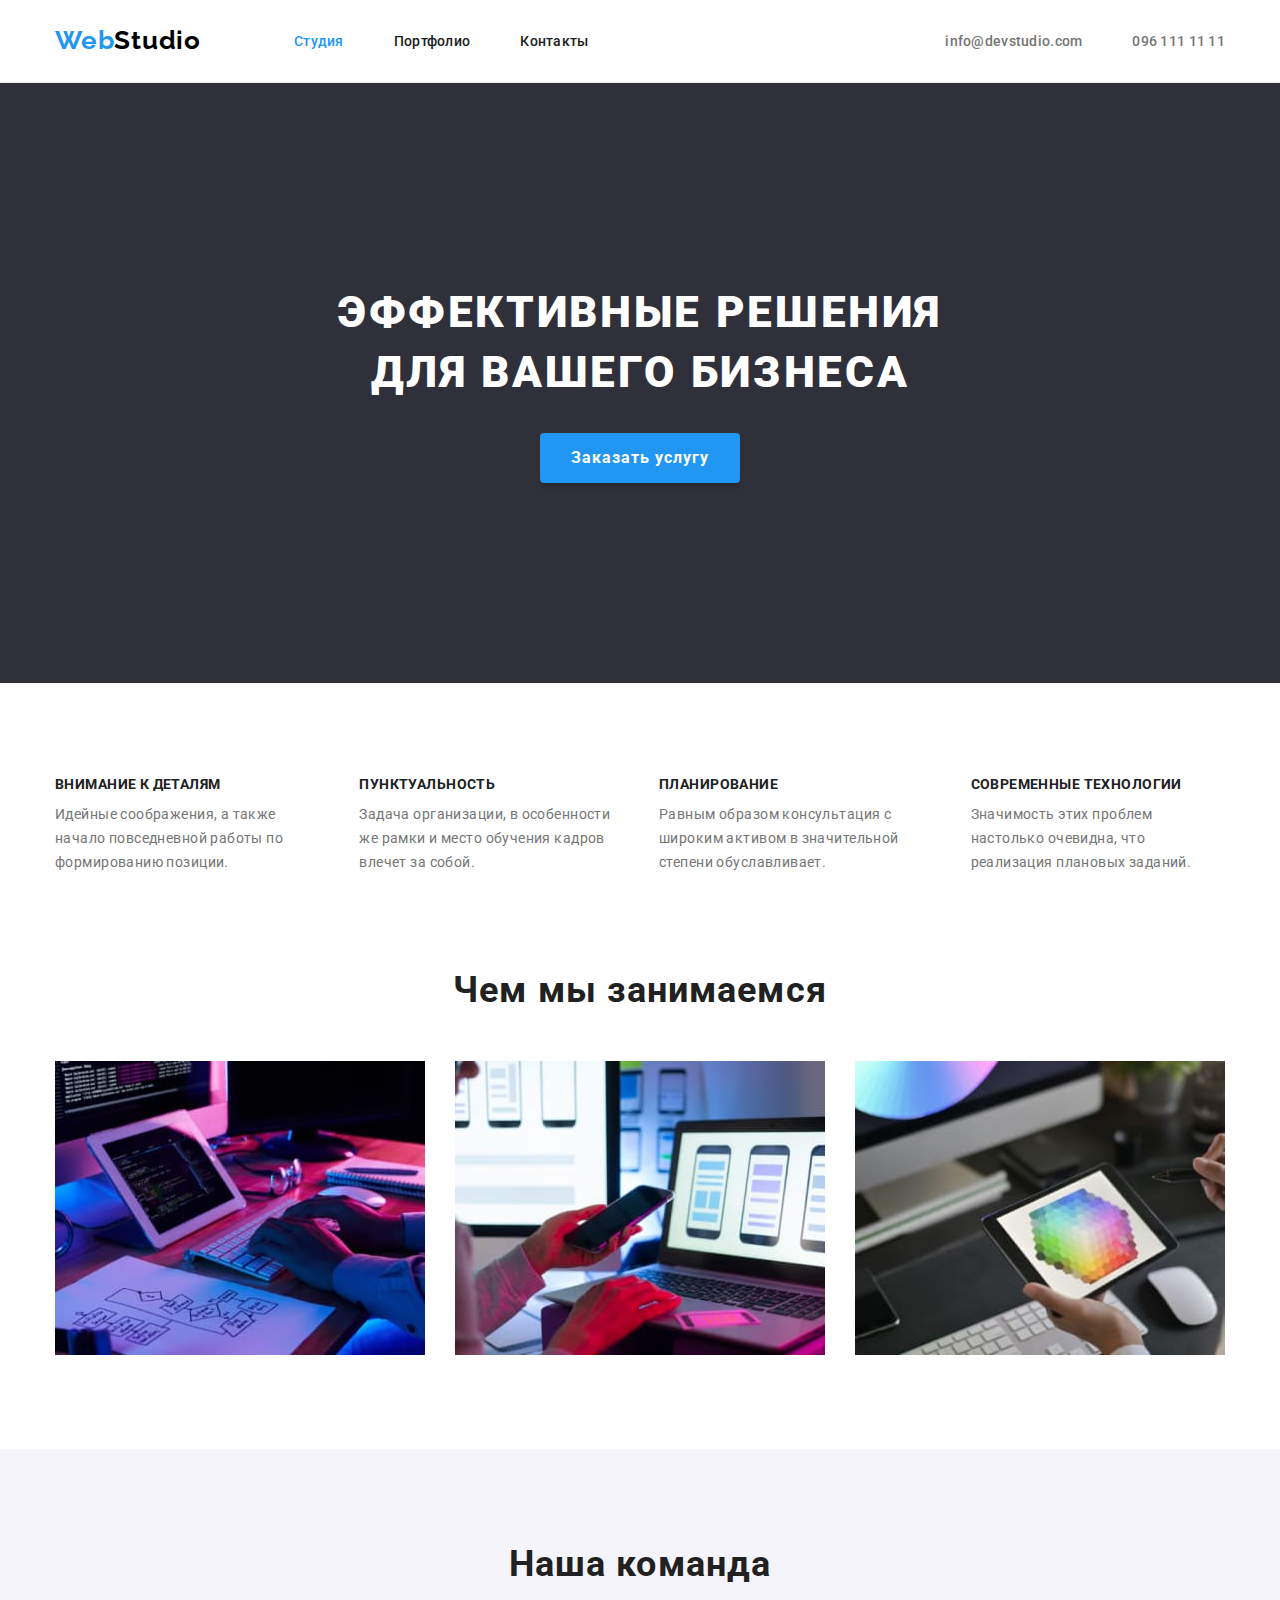
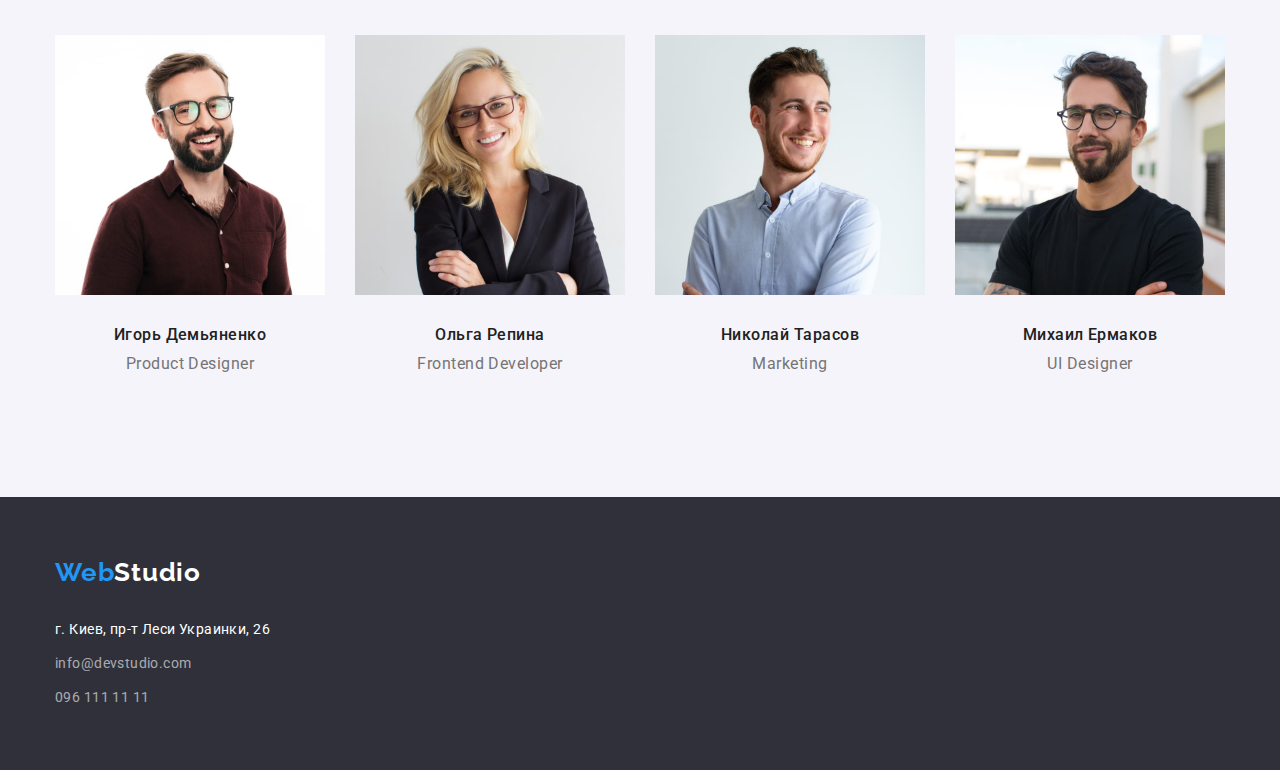
<file: index.html>
<!DOCTYPE html>
<html lang="ru">
<head>
    <meta charset="UTF-8">
    <meta http-equiv="X-UA-Compatible" content="IE=edge">
    <meta name="viewport" content="width=device-width, initial-scale=1.0">
    <title>WebStudio</title>
    <link rel="preconnect" href="https://fonts.googleapis.com">
    <link rel="preconnect" href="https://fonts.gstatic.com" crossorigin>
    <link href="https://fonts.googleapis.com/css2?family=Raleway:wght@700&family=Roboto:wght@400;500;700;900&display=swap"
        rel="stylesheet">
    <link rel="stylesheet" href="https://cdnjs.cloudflare.com/ajax/libs/modern-normalize/1.1.0/modern-normalize.css"
        integrity="sha512-Y0MM+V6ymRKN2zStTqzQ227DWhhp4Mzdo6gnlRnuaNCbc+YN/ZH0sBCLTM4M0oSy9c9VKiCvd4Jk44aCLrNS5Q=="
        crossorigin="anonymous" referrerpolicy="no-referrer" />
    <link rel="stylesheet" href="./css/styles.css">
</head>
<body>
    <header class="header">
        <div class="container container-header">
            <nav class="navigation">
                <a class="link logo" href="#">Web<span class="header-logo">Studio</span></a>
                <ul class="list nav-list">
                    <li class="nav-item"><a class="link nav-link nav-current" href="#">Студия</a></li>
                    <li class="nav-item"><a class="link nav-link" href="./portfolio.html">Портфолио</a></li>
                    <li class="nav-item"><a class="link nav-link" href="#">Контакты</a></li>
                </ul>                    
            </nav>
            <ul class="list header-contacts">
                <li class="header-contacts-item"><a class=" link header-contacts-link"
                    href="mailto:info@devstudio.com">info@devstudio.com</a></li>
                <li class="header-contacts-item"><a class="link header-contacts-link" href="tel:0961111111">096 111 11 11</a></li>
            </ul>
        </div>
    </header>
    <main class="main">
        <section class="hero section">
            <div class="container">
                <h1 class="hero-title">Эффективные решения для вашего бизнеса</h1>
                <button class="hero-button" type="button">Заказать услугу</button>
            </div>
        </section>
        <section class="advantages section">
            <div class="container">
                <h2 class="visually-hidden">Наши преимущества</h2>
                <ul class="list advantages-list">
                    <li class="advantages-item">
                        <h3 class="advantages-item-title">Внимание к деталям</h3>
                        <p class="advantages-item-text">Идейные соображения, а также начало повседневной работы по формированию позиции.
                        </p>
                    </li>
                    <li class="advantages-item">
                        <h3 class="advantages-item-title">Пунктуальность</h3>
                        <p class="advantages-item-text">Задача организации, в особенности же рамки и место обучения кадров влечет за
                            собой.</p>
                    </li>
                    <li class="advantages-item">
                        <h3 class="advantages-item-title">Планирование</h3>
                        <p class="advantages-item-text">Равным образом консультация с широким активом в значительной степени
                            обуславливает.</p>
                    </li>
                    <li class="advantages-item">
                        <h3 class="advantages-item-title">Современные технологии</h3>
                        <p class="advantages-item-text">Значимость этих проблем настолько очевидна, что реализация плановых заданий.</p>
                    </li>
                </ul>
            </div>
        </section>
        <section class="doing section">
            <div class="container">
                <h2 class="doing-title">Чем мы занимаемся</h2>
                <ul class="doing-list list">
                    <li class="doing-item"><a class="link doing-link" href="#"><img class="doing-image" src="./images/wedoing/first.jpg"
                                alt="Разработка сайтов" width="370" height="294"></a></li>
                    <li class="doing-item"><a class="link doing-link" href="#"><img class="doing-image"
                                src="./images/wedoing/second.jpg" alt="Адаптация сайтов" width="370" height="294"></a></li>
                    <li class="doing-item"><a class="link doing-link" href="#"><img class="doing-image" src="./images/wedoing/third.jpg"
                                alt="Продвижение сайтов" width="370" height="294"></a></li>
                </ul>
            </div>            
        </section>
        <section class="team section">
            <div class="container">
                <h2 class="team-title">Наша команда</h2>
                <ul class="list team-list">
                    <li class="team-item">
                        <img class="team-image" src="./images/team/image-1.jpg" alt="Игорь Демьяненко" width="270" height="260">
                        <div class="team-title-text-wrap">
                            <h3 class="team-item-title">Игорь Демьяненко</h3>
                            <p class="team-item-text">Product Designer</p>
                        </div>                        
                    </li>
                    <li class="team-item">
                        <img class="team-image" src="./images/team/image-2.jpg" alt="Ольга Репина" width="270" height="260">
                        <div class="team-title-text-wrap">
                            <h3 class="team-item-title">Ольга Репина</h3>
                            <p class="team-item-text">Frontend Developer</p>
                        </div>                        
                    </li>
                    <li class="team-item">
                        <img class="team-image" src="./images/team/image-3.jpg" alt="Николай Тарасов" width="270" height="260">
                        <div class="team-title-text-wrap">
                            <h3 class="team-item-title">Николай Тарасов</h3>
                            <p class="team-item-text">Marketing</p>
                        </div>                        
                    </li>
                    <li class="team-item">
                        <img class="team-image" src="./images/team/image-4.jpg" alt="Михаил Ермаков" width="270" height="260">
                        <div class="team-title-text-wrap">
                            <h3 class="team-item-title">Михаил Ермаков</h3>
                            <p class="team-item-text">UI Designer</p>
                        </div>                        
                    </li>
                </ul>
            </div>            
        </section>
    </main>
    <footer class="footer">
        <div class="container">
            <div class="container-footer">
                <a class="link logo" href="#">Web<span class="footer-logo">Studio</span></a>
                <address class="footer-address">
                    <ul class="list footer-list">
                        <li class="footer-item"><a class="link footer-link footer-link-address-color"
                                href="https://goo.gl/maps/kx9JJZzX5HRAfABEA" target="_blank" rel="noopener, noindex, nofollow">г. Киев,
                                пр-т Леси Украинки, 26</a></li>
                        <li class="footer-item"><a class="link footer-link footer-link-contact-color"
                                href="mailto:info@devstudio.com">info@devstudio.com</a></li>
                        <li class="footer-item"><a class="link footer-link footer-link-contact-color" href="tel:0961111111">096 111 11
                                11</a></li>
                    </ul>
                </address>
            </div>
        </div>      
    </footer>
</body>
</html>
</file>
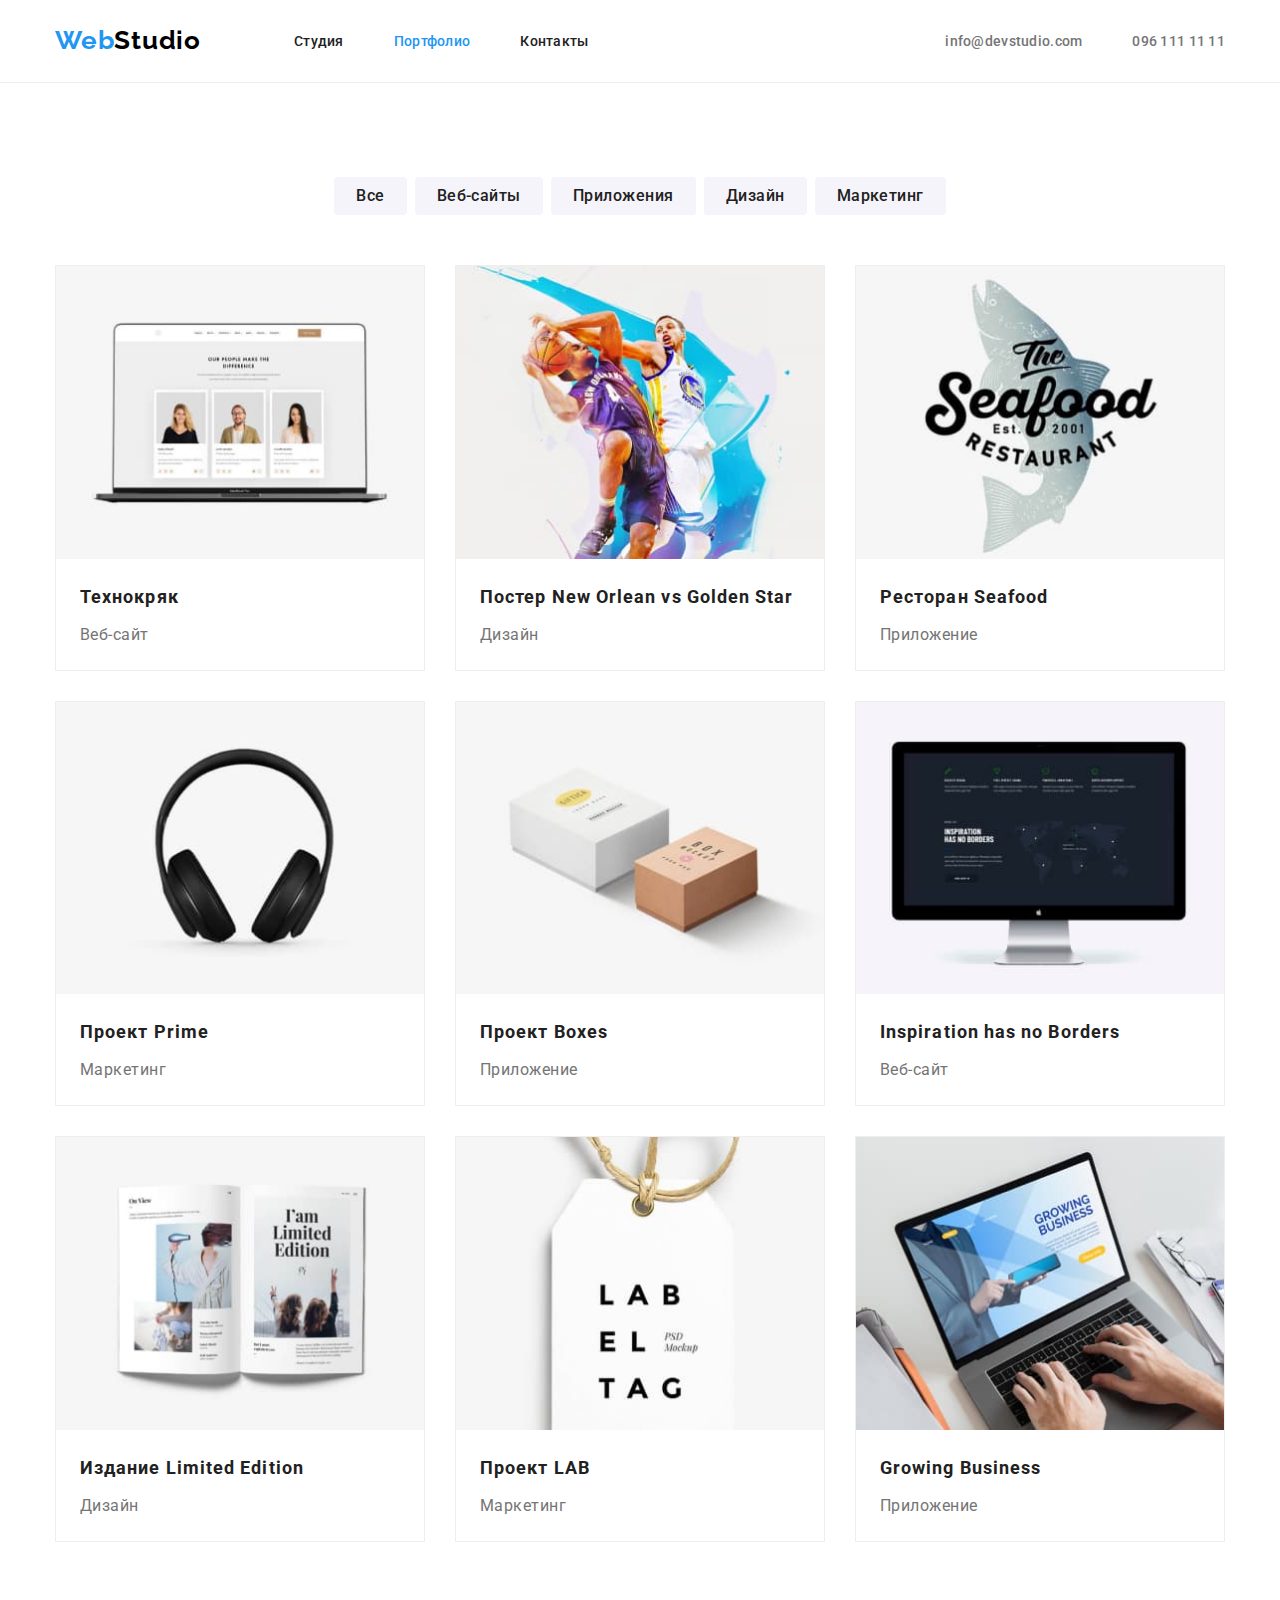
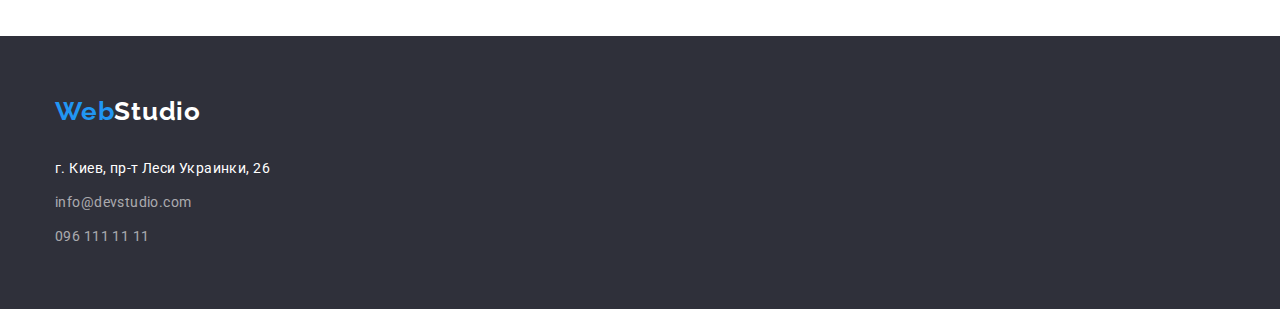
<file: portfolio.html>
<!DOCTYPE html>
<html lang="ru">

<head>
    <meta charset="UTF-8">
    <meta http-equiv="X-UA-Compatible" content="IE=edge">
    <meta name="viewport" content="width=device-width, initial-scale=1.0">
    <title>WebStudio</title>
    <link rel="preconnect" href="https://fonts.googleapis.com">
    <link rel="preconnect" href="https://fonts.gstatic.com" crossorigin>
    <link
        href="https://fonts.googleapis.com/css2?family=Raleway:wght@700&family=Roboto:wght@400;500;700;900&display=swap"
        rel="stylesheet">
    <link rel="stylesheet" href="https://cdnjs.cloudflare.com/ajax/libs/modern-normalize/1.1.0/modern-normalize.css"
        integrity="sha512-Y0MM+V6ymRKN2zStTqzQ227DWhhp4Mzdo6gnlRnuaNCbc+YN/ZH0sBCLTM4M0oSy9c9VKiCvd4Jk44aCLrNS5Q=="
        crossorigin="anonymous" referrerpolicy="no-referrer" />
    <link rel="stylesheet" href="./css/styles.css">
</head>

<body>
    <header class="header">
        <div class="container container-header">
            <nav class="navigation">
                <a class="link logo" href="#">Web<span class="header-logo">Studio</span></a>
                <ul class="list nav-list">
                    <li class="nav-item"><a class="link nav-link" href="./index.html">Студия</a></li>
                    <li class="nav-item"><a class="link nav-link nav-current" href="#">Портфолио</a></li>
                    <li class="nav-item"><a class="link nav-link" href="#">Контакты</a></li>
                </ul>
            </nav>
            <ul class="list header-contacts">
                <li class="header-contacts-item"><a class=" link header-contacts-link"
                            href="mailto:info@devstudio.com">info@devstudio.com</a></li>
                <li class="header-contacts-item"><a class="link header-contacts-link" href="tel:0961111111">096 111 11
                            11</a></li>
            </ul>
        </div>
    </header>
    <main class="gallery">
        <section class="gallery-section section">
            <div class="container">
                <h1 class="visually-hidden">Галерея</h1>
                <ul class="gallery-filter list">
                    <li class="gallery-filter-item"><button class="gallery-filter-btn">Все</button></li>
                    <li class="gallery-filter-item"><button class="gallery-filter-btn">Веб-сайты</button></li>
                    <li class="gallery-filter-item"><button class="gallery-filter-btn">Приложения</button></li>
                    <li class="gallery-filter-item"><button class="gallery-filter-btn">Дизайн</button></li>
                    <li class="gallery-filter-item"><button class="gallery-filter-btn">Маркетинг</button></li>
                </ul>
                <ul class="list gallery-list">
                    <li class="gallery-item">
                        <img class="gallery-image" src="./images/gallery/img-1.jpg" alt="Технокряк" width="370" height="294">
                        <div class="gallery-title-text">
                            <h2 class="gallery-item-title">Технокряк</h2>
                            <p class="gallery-text">Веб-сайт</p>
                        </div>
                    </li>
                    <li class="gallery-item">
                        <img class="gallery-image" src="./images/gallery/img-2.jpg" alt="Постер New Orlean vs Golden Star" width="370"
                            height="294">
                        <div class="gallery-title-text">
                            <h2 class="gallery-item-title">Постер New Orlean vs Golden Star</h2>
                            <p class="gallery-text">Дизайн</p>
                        </div>
                    </li>
                    <li class="gallery-item">
                        <img class="gallery-image" src="./images/gallery/img-3.jpg" alt="Ресторан Seafood" width="370" height="294">
                        <div class="gallery-title-text">
                            <h2 class="gallery-item-title">Ресторан Seafood</h2>
                            <p class="gallery-text">Приложение</p>
                        </div>                        
                    </li>
                    <li class="gallery-item">
                        <img class="gallery-image" src="./images/gallery/img-4.jpg" alt="Проект Prime" width="370" height="294">
                        <div class="gallery-title-text">
                            <h2 class="gallery-item-title">Проект Prime</h2>
                            <p class="gallery-text">Маркетинг</p>
                        </div>                        
                    </li>
                    <li class="gallery-item">
                        <img class="gallery-image" src="./images/gallery/img-5.jpg" alt="Проект Boxes" width="370" height="294">
                        <div class="gallery-title-text">
                            <h2 class="gallery-item-title">Проект Boxes</h2>
                            <p class="gallery-text">Приложение</p>
                        </div>                        
                    </li>
                    <li class="gallery-item">
                        <img class="gallery-image" src="./images/gallery/img-6.jpg" alt="Inspiration has no Borders" width="370"
                            height="294">
                        <div class="gallery-title-text">
                            <h2 class="gallery-item-title">Inspiration has no Borders</h2>
                            <p class="gallery-text">Веб-сайт</p>
                        </div>                        
                    </li>
                    <li class="gallery-item">
                        <img class="gallery-image" src="./images/gallery/img-7.jpg" alt="Издание Limited Edition" width="370"
                            height="294">
                        <div class="gallery-title-text">
                            <h2 class="gallery-item-title">Издание Limited Edition</h2>
                            <p class="gallery-text">Дизайн</p>
                        </div>                        
                    </li>
                    <li class="gallery-item">
                        <img class="gallery-image" src="./images/gallery/img-8.jpg" alt="Проект LAB" width="370" height="294">
                        <div class="gallery-title-text">
                            <h2 class="gallery-item-title">Проект LAB</h2>
                            <p class="gallery-text">Маркетинг</p>
                        </div>                        
                    </li>
                    <li class="gallery-item">
                        <img class="gallery-image" src="./images/gallery/img-9.jpg" alt="Growing Business" width="370" height="294">
                        <div class="gallery-title-text">
                            <h2 class="gallery-item-title">Growing Business</h2>
                            <p class="gallery-text">Приложение</p>
                        </div>                        
                    </li>
                </ul>
            </div>            
        </section>
    </main>
    <footer class="footer">
        <div class="container">
            <div class="container-footer">
                <a class="link logo" href="#">Web<span class="footer-logo">Studio</span></a>
                <address class="footer-address">
                    <ul class="list footer-list">
                        <li class="footer-item"><a class="link footer-link footer-link-address-color"
                                href="https://goo.gl/maps/kx9JJZzX5HRAfABEA" target="_blank"
                                rel="noopener, noindex, nofollow">г. Киев,
                                пр-т Леси Украинки, 26</a></li>
                        <li class="footer-item"><a class="link footer-link footer-link-contact-color"
                                href="mailto:info@devstudio.com">info@devstudio.com</a></li>
                        <li class="footer-item"><a class="link footer-link footer-link-contact-color"
                                href="tel:0961111111">096 111 11
                                11</a></li>
                    </ul>
                </address>
            </div>
        </div>
    </footer>
</body>

</html>
</file>
<file: css/styles.css>
:root {
--primary-font: "Roboto";
--secondary-font: "Raleway";
--primary-color: #FFFFFF;
--header-logo-color: #000000;
--hero-footer-bgcolor: #2F303A;
--team-gallery-filter-bgcolor: #F5F4FA;
--primary-text-color: #212121;
--secondary-text-color: #757575;
--accent-color: #2196F3;
} 
/* ------------------------------------------------------------------------------------------------ */
/*----------------------------------------- COMMON--------------------------------------------------*/
/* ------------------------------------------------------------------------------------------------ */
h1,
h2,
h3,
p {
    margin: 0;
}

ul,
ol {
    padding-left: 0;
    margin: 0;
}

body {
    font-family: var(--primary-font), Tahoma, sans-serif;
    background-color: var(--primary-color);
}

.link {
    text-decoration: none;
    font-style: normal;
}

.list {
    list-style: none;
}

.logo {
    font-family: var(--secondary-font);
    font-weight: 700;
    font-size: 26px;
    line-height: 1.19;
    letter-spacing: 0.03em;
    color: var(--accent-color);
}

.container {
    width: 1200px;
    padding-left: 15px;
    padding-right: 15px;
    margin: 0 auto;
}

.section {
    padding-top: 94px;
    padding-bottom: 94px;
}
/*----------------------------------------------HEADER----------------------------------------  */
.header {
    border-bottom: 1px solid #ECECEC;
}

.navigation {
    display: flex;
}

.header .logo {
    padding-top: 25px;
    padding-bottom: 25px;
    margin-right: 93px;
}

.header-logo {
    color: var(--header-logo-color);
}

.nav-list,
.header-contacts {
    display: flex;
    align-items: center;
    padding-top: 32px;
    padding-bottom: 32px;
}

.nav-item:not(:last-child),
.header-contacts-item:not(:last-child) {
    margin-right: 50px;
}

.nav-link {
    font-weight: 500;
    font-size: 14px;
    line-height: 1.14;
    letter-spacing: 0.02em;
    color: var(--primary-text-color);
} 

.nav-link:hover,
.nav-link:focus {
    color: var(--accent-color);
}

.nav-current {
    color: var(--accent-color);
}

.header-contacts-link {
    font-weight: 500;
    font-size: 14px;
    line-height: 1.14;
    letter-spacing: 0.02em;
    color: var(--secondary-text-color);
}

.header-contacts-link:hover,
.header-contacts-link:focus {
    color: var(--accent-color);
}

.container-header {
    display: flex;
    justify-content: space-between;
    align-items: center;
}
/*----------------------------------------------FOOTER------------------------------------------  */

.footer {
    background-color: var(--hero-footer-bgcolor);
    padding-top: 60px;
    padding-bottom: 60px;
}

.footer .logo {
    display: block;
    margin-bottom: 30px;
}

.footer-logo {
    color: var(--primary-color);
}

.footer-item:not(:last-child) {
    margin-bottom: 10px;
}

.footer-link {
    font-size: 14px;
    line-height: 1.71;
    letter-spacing: 0.03em;
}

.footer-link-address-color {
    color: var(--primary-color);
}

.footer-link-contact-color {
    color: rgba(255, 255, 255, 0.6);
}
/* ------------------------------------------------------------------------------------------------ */
/*----------------------------------------- STUDIO--------------------------------------------------*/
/* ------------------------------------------------------------------------------------------------ */


/*----------------------------------------------HERO------------------------------------------  */

.hero {
    background-color: var(--hero-footer-bgcolor);
    text-align: center;
    padding-top: 200px;
    padding-bottom: 200px;
}

.hero-title {
    display: block;
    font-weight: 900;
    font-size: 44px;
    line-height: 1.36;
    text-align: center;
    letter-spacing: 0.06em;
    text-transform: uppercase;
    color: var(--primary-color);
    margin: 0 auto;
    margin-bottom: 30px;
    max-width: 696px;
}

.hero-button {
    display: block;
    min-width: 200px;
    height: 50px;
    flex-shrink: 0;
    background-color: var(--accent-color);
    border: var(--accent-color);
    font-family: var(--primary-font);
    font-style: normal;
    font-weight: 700;
    font-size: 16px;
    line-height: 1.88;
    letter-spacing: 0.06em;
    text-align: center;
    color: var(--primary-color);
    cursor: pointer;
    box-shadow: 0px 4px 4px rgba(0, 0, 0, 0.15);
    border-radius: 4px;
    padding-right: 10px 32px;
    margin: 0 auto;
}

/*----------------------------------------------ADVANTAGES------------------------------------  */
.advantages-list {
    display: flex;
}

.visually-hidden {
    position: absolute;
    white-space: nowrap;
    width: 1px;
    height: 1px;
    overflow: hidden;
    border: 0;
    padding: 0;
    clip: rect(0 0 0 0);
    clip-path: inset(50%);
    margin: -1px;
}

.advantages-item:not(:last-child) {
    margin-right: 30px;
}

.advantages-item-title {
    font-size: 14px;
    line-height: 1.14;
    letter-spacing: 0.03em;
    text-transform: uppercase;
    color: var(--primary-text-color);
    margin-bottom: 10px;
}

.advantages-item-text {
    font-size: 14px;
    line-height: 1.71;    
    letter-spacing: 0.03em;
    color: var(--secondary-text-color);
}

/*----------------------------------------------DOING-----------------------------------------  */
.doing {
    padding-top: 0;
}

.doing-title {
    color: var(--primary-text-color);
    font-size: 36px;
    line-height: 1.17;
    text-align: center;
    letter-spacing: 0.03em;
    margin-bottom: 50px;
}
.doing-list {
    display: flex;
    margin-left: -30px;
}


.doing-item {
    width: calc(100% / 3 - 30px);
    margin-left: 30px;
}

img {
    display: block;
    width: 100%;
    height: auto;
}

/*----------------------------------------------TEAM------------------------------------------  */
.team {
    background-color: var(--team-gallery-filter-bgcolor);
}

.team-title {
    color: var(--primary-text-color);
    font-size: 36px;
    line-height: 1.17;
    text-align: center;
    letter-spacing: 0.03em;
    margin-bottom: 50px;
}

.team-list {
    display: flex;
    margin-left: -30px;
}

.team-item {
    width: calc(100% / 4 - 30px);
    margin-left: 30px;
}

.team-title-text-wrap {
    padding-top: 30px;
    padding-bottom: 30px;
}

.team-item-title {
    font-weight: 500;
    font-size: 16px;
    line-height: 1.19;
    text-align: center;
    letter-spacing: 0.03em;
    color: var(--primary-text-color);
    margin-bottom: 10px;
}

.team-item-text {
    font-size: 16px;
    line-height: 1.19;
    text-align: center;
    letter-spacing: 0.03em;
    color: var(--secondary-text-color);
}

/* ------------------------------------------------------------------------------------------------ */
/*----------------------------------------- PORTFOLIO-----------------------------------------------*/
/* ------------------------------------------------------------------------------------------------ */

.gallery-filter {
    display: flex;
    justify-content: center;
    margin-bottom: 50px;
}

.gallery-filter-item:not(:last-child) {
    margin-right: 8px;
}

.gallery-filter-btn {
    font-family: inherit;
    font-weight: 500;
    font-size: 16px;
    line-height: 1.63;
    text-align: center;
    letter-spacing: 0.03em;
    background-color: var(--team-gallery-filter-bgcolor);
    border: var(--team-gallery-filter-bgcolor);
    color: var(--primary-text-color);
    border-radius: 4px;
    cursor: pointer;
    padding: 6px 22px;
}

.gallery-filter-btn:hover,
.gallery-filter-btn:focus {
    color: var(--primary-color);
    background-color: var(--accent-color);
    border: var(--accent-color);
    box-shadow: 0px 3px 1px rgba(0, 0, 0, 0.1),
                0px 1px 2px rgba(0, 0, 0, 0.08),
                0px 2px 2px rgba(0, 0, 0, 0.12);
    border-radius: 4px;
}

.gallery-list {
    display: flex;
    flex-wrap: wrap;
    margin-left: -30px;
}

.gallery-item {
    width: calc(100% / 3 - 30px);
    margin-left: 30px;
    border: 1px solid #EEEEEE;
}

.gallery-item:not(:nth-last-child(-n + 3)) {
    margin-bottom: 30px;
}

.gallery-title-text {
    padding: 20px 24px;
}

.gallery-item-title {
    font-size: 18px;
    line-height: 2;
    letter-spacing: 0.06em;
    color: var(--primary-text-color);
    margin-bottom: 5px;
}

.gallery-text {
    font-size: 16px;
    line-height: 1.88;
    letter-spacing: 0.03em;
    color: var(--secondary-text-color);
}
</file>
